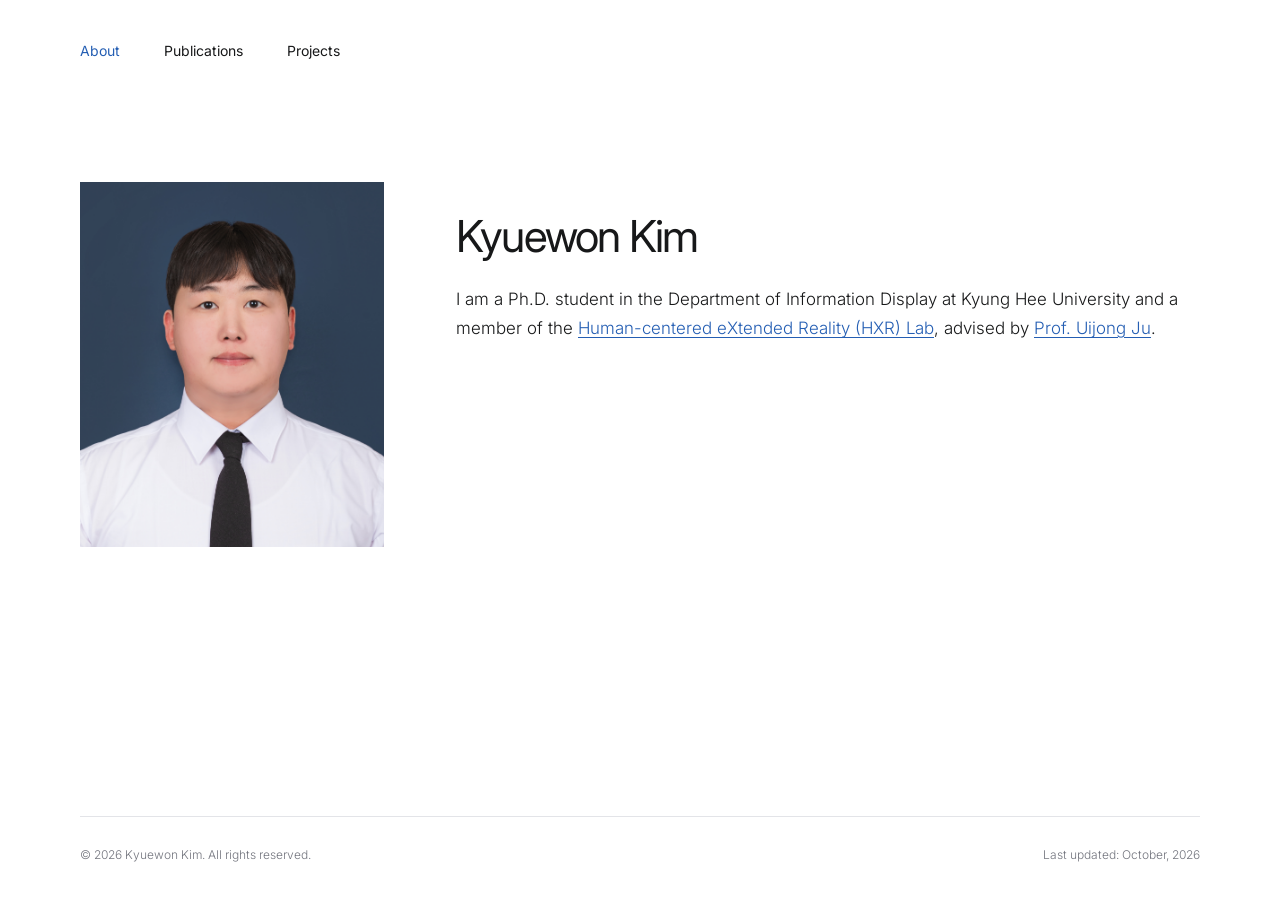
<file: index.html>
<!doctype html>
<html lang="en"><head><meta charset="utf-8"><meta name="viewport" content="width=device-width, initial-scale=1"><title>Kyuewon Kim</title><meta name="description" content="Kyuewon Kim — Ph.D. student at Kyung Hee University. Research in XR, HCI, and digital therapeutics."><link rel="icon" href="favicon.ico?v=blue-circle-20261001192444" sizes="any"><link rel="icon" href="favicon.svg?v=blue-circle-20261001192444" type="image/svg+xml"><link rel="stylesheet" href="site.css?v=footer-bottom-20261003">
<script async src="https://www.googletagmanager.com/gtag/js?id=G-953NSV7QWQ"></script><script>window.dataLayer=window.dataLayer||[];function gtag(){dataLayer.push(arguments);}gtag('js',new Date());gtag('config','G-953NSV7QWQ');</script></head>
<body><a class="skip-link" href="#main">Skip to content</a><header class="site-header"><nav aria-label="Main navigation"><a href="index.html#about" aria-current="page">About</a><a href="publications.html">Publications</a><a href="projects.html">Projects</a></nav></header>
<main id="main">
<div class="content"><section class="about" id="about" aria-labelledby="about-title"><div class="portrait-column"><img class="portrait" src="images/profile.jpg" alt="Portrait of Kyuewon Kim" width="1312" height="1908"></div><div class="about-copy"><div class="about-name-row">
<h1 id="about-title"><button id="name-email-button" class="name-email-button" type="button" aria-label="Show email address for Kyuewon Kim" aria-haspopup="dialog" aria-controls="email-dialog" title="Show email address">Kyuewon Kim</button></h1>
<div class="profile-actions" role="group" aria-label="Contact and profiles" hidden>
<button class="profile-action" id="email-button" type="button" aria-label="Show email address" aria-haspopup="dialog" aria-controls="email-dialog">Email</button>
<a class="profile-action" href="files/CV_kyuewonkim.pdf" target="_blank" rel="noopener noreferrer" aria-label="CV (PDF, opens in a new tab)">CV</a>
<a class="profile-action" href="https://scholar.google.com/citations?user=bS_Q-RMAAAAJ&amp;hl=en" target="_blank" rel="noopener noreferrer" aria-label="Google Scholar (opens in a new tab)">Google Scholar</a>
<a class="profile-action" href="https://github.com/kyuewonkim" target="_blank" rel="noopener noreferrer" aria-label="GitHub (opens in a new tab)">GitHub</a>
</div>
</div><p class="affiliation">I am a Ph.D. student in the Department of Information Display at Kyung Hee University and a member of the <a class="lab-link" href="https://hxr.khu.ac.kr/home">Human-centered eXtended Reality (HXR) Lab</a>, advised by <a class="advisor-link" href="https://scholar.google.com/citations?user=u5nMwqAAAAAJ&amp;hl=ko" target="_blank" rel="noopener noreferrer">Prof. Uijong Ju</a>.</p>
</div></section>
</div></main><footer class="site-footer"><span>© 2026 Kyuewon Kim. All rights reserved.</span><span>Last updated: <time datetime="2026-10">October, 2026</time></span></footer><dialog id="email-dialog" class="contact-dialog" aria-labelledby="email-dialog-title">
<div class="contact-dialog-panel">
<div class="contact-dialog-heading"><h2 id="email-dialog-title">Email</h2><button id="email-close" class="contact-dialog-close" type="button" aria-label="Close email window" autofocus>×</button></div>
<div class="email-contact-row"><p class="email-address">kyuewonkim@khu.ac.kr</p><button id="copy-email" class="email-copy-button" type="button" data-email="kyuewonkim@khu.ac.kr" aria-label="Copy email address">Copy</button></div>
<p id="copy-email-status" class="email-copy-feedback" role="status" aria-live="polite"></p>
</div>
</dialog>
<script src="site.js?v=release-20261001192746" defer></script></body></html>
</file>
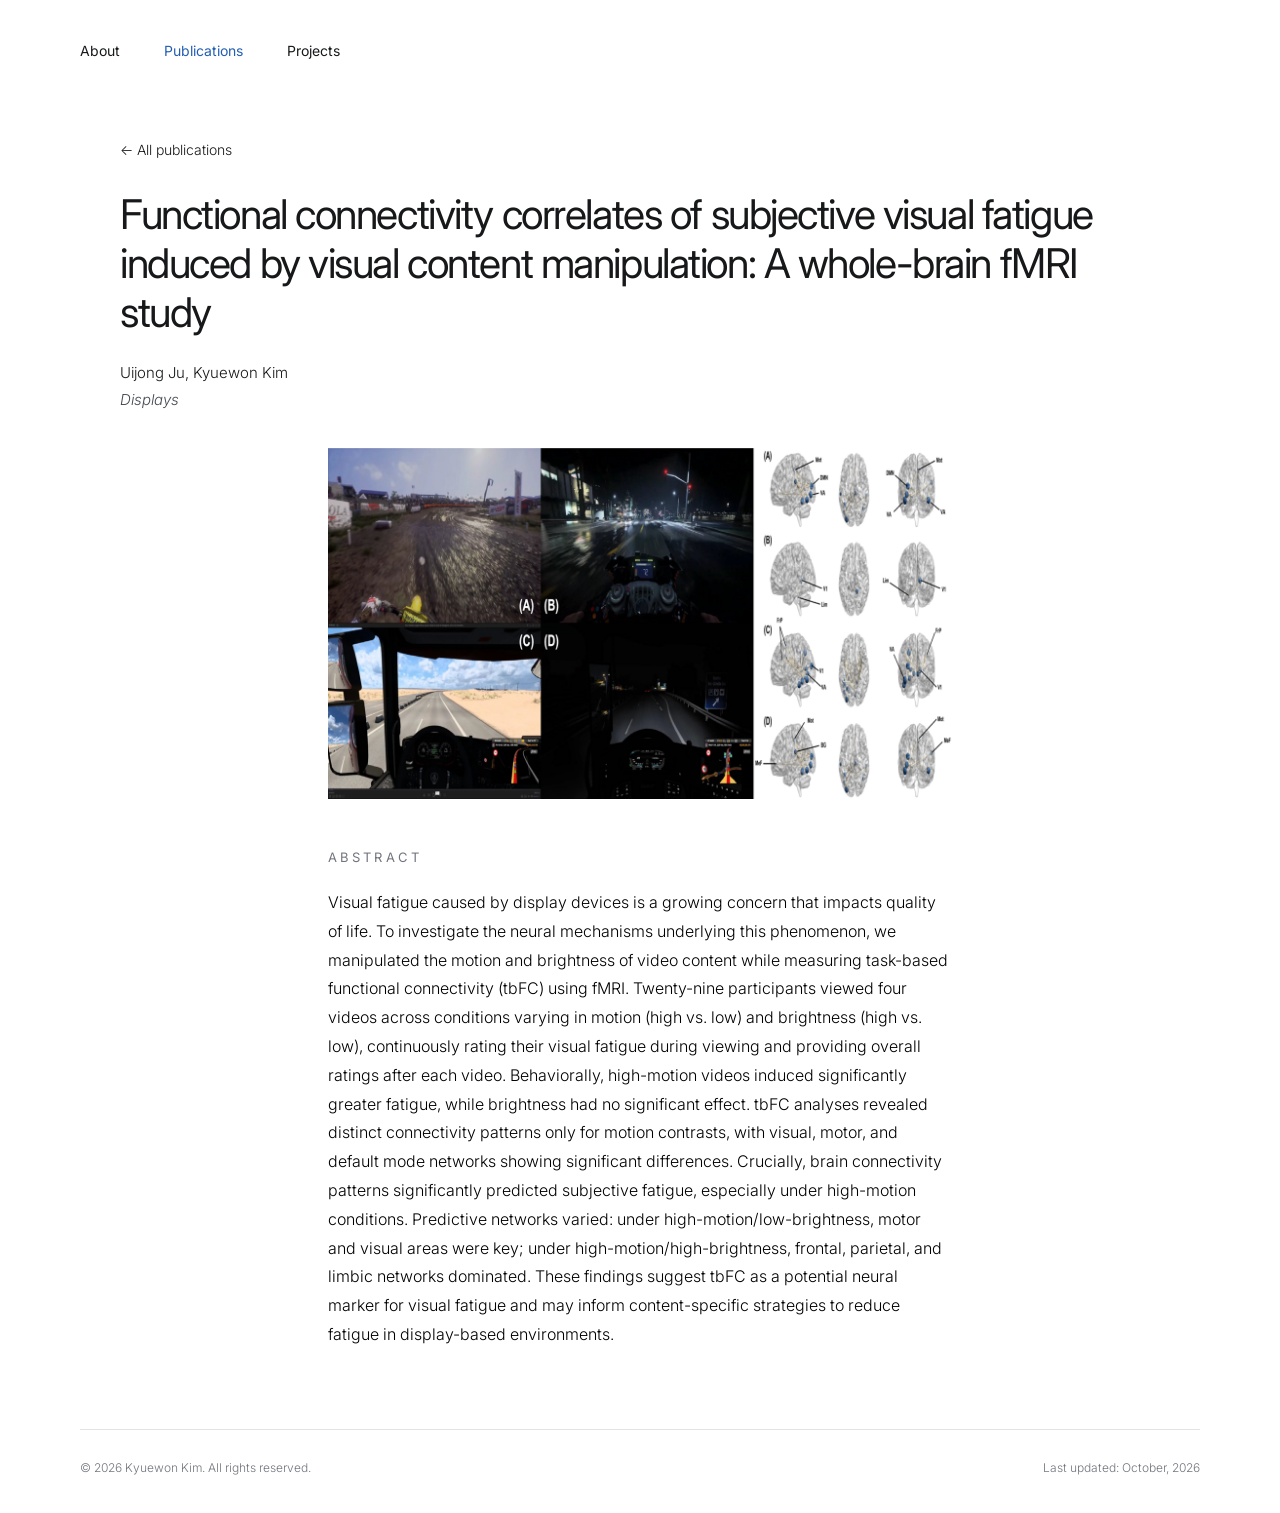
<file: project-pages/visual-fatigue/index.html>
<!doctype html>
<html lang="en"><head><meta charset="utf-8"><meta name="viewport" content="width=device-width, initial-scale=1"><title>Visual Fatigue — Kyuewon Kim</title><meta name="description" content="Kyuewon Kim — Ph.D. student at Kyung Hee University. Research in XR, HCI, and digital therapeutics."><link rel="icon" href="../../favicon.ico?v=blue-circle-20261001192444" sizes="any"><link rel="icon" href="../../favicon.svg?v=blue-circle-20261001192444" type="image/svg+xml"><link rel="stylesheet" href="../../site.css?v=footer-bottom-20261003">
<script async src="https://www.googletagmanager.com/gtag/js?id=G-953NSV7QWQ"></script><script>window.dataLayer=window.dataLayer||[];function gtag(){dataLayer.push(arguments);}gtag('js',new Date());gtag('config','G-953NSV7QWQ');</script></head>
<body><a class="skip-link" href="#main">Skip to content</a><header class="site-header"><nav aria-label="Main navigation"><a href="../../index.html#about">About</a><a href="../../publications.html" aria-current="page">Publications</a><a href="../../projects.html">Projects</a></nav></header>
<main id="main" class="content detail"><a class="back-link" href="../../publications.html">← All publications</a><header class="detail-heading"><h1>Functional connectivity correlates of subjective visual fatigue induced by visual content manipulation: A whole-brain fMRI study</h1><p class="authors">Uijong Ju, Kyuewon Kim</p><p class="venue venue-name">Displays</p></header><figure class="study-figure publication-figure"><img src="../../images/Paper-1.png" alt="Four video stimulus conditions alongside brain connectivity diagrams" width="1280" height="720"></figure>
<section class="detail-section publication-abstract"><h2 class="eyebrow">Abstract</h2><p>Visual fatigue caused by display devices is a growing concern that impacts quality of life. To investigate the neural mechanisms underlying this phenomenon, we manipulated the motion and brightness of video content while measuring task-based functional connectivity (tbFC) using fMRI. Twenty-nine participants viewed four  videos across conditions varying in motion (high vs. low) and brightness (high vs. low), continuously rating  their visual fatigue during viewing and providing overall ratings after each video. Behaviorally, high-motion   videos induced significantly greater fatigue, while brightness had no significant effect. tbFC analyses revealed distinct connectivity patterns only for motion contrasts, with visual, motor, and default mode networks showing significant differences. Crucially, brain connectivity patterns significantly predicted subjective fatigue, especially under high-motion conditions. Predictive networks varied: under high-motion/low-brightness, motor and visual areas were key; under high-motion/high-brightness, frontal, parietal, and limbic networks dominated. These findings suggest tbFC as a potential neural marker for visual fatigue and may inform content-specific strategies to reduce fatigue in display-based environments.</p></section></main><footer class="site-footer"><span>© 2026 Kyuewon Kim. All rights reserved.</span><span>Last updated: <time datetime="2026-10">October, 2026</time></span></footer><script src="../../site.js?v=release-20261001192746" defer></script></body></html>
</file>
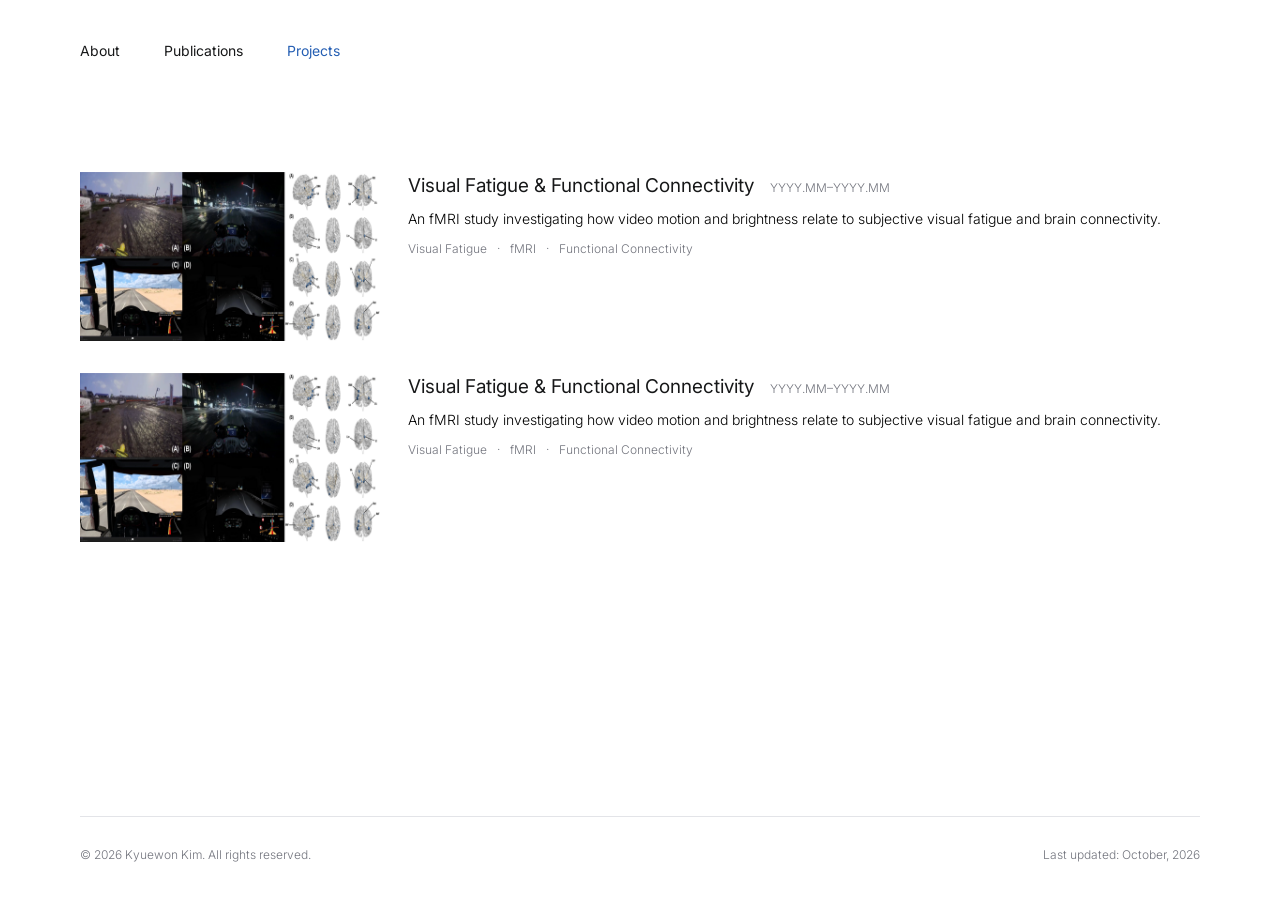
<file: projects.html>
<!doctype html>
<html lang="en"><head><meta charset="utf-8"><meta name="viewport" content="width=device-width, initial-scale=1"><title>Projects — Kyuewon Kim</title><meta name="description" content="Kyuewon Kim — Ph.D. student at Kyung Hee University. Research in XR, HCI, and digital therapeutics."><link rel="icon" href="favicon.ico?v=blue-circle-20261001192444" sizes="any"><link rel="icon" href="favicon.svg?v=blue-circle-20261001192444" type="image/svg+xml"><link rel="stylesheet" href="site.css?v=footer-bottom-20261003">
<script async src="https://www.googletagmanager.com/gtag/js?id=G-953NSV7QWQ"></script><script>window.dataLayer=window.dataLayer||[];function gtag(){dataLayer.push(arguments);}gtag('js',new Date());gtag('config','G-953NSV7QWQ');</script></head>
<body><a class="skip-link" href="#main">Skip to content</a><header class="site-header"><nav aria-label="Main navigation"><a href="index.html#about">About</a><a href="publications.html">Publications</a><a href="projects.html" aria-current="page">Projects</a></nav></header>
<main id="main" class="content listing projects-listing"><div class="project-list">
<article class="project-row"><img src="images/Paper-1.png" alt="Visual fatigue research: video stimuli and brain connectivity" loading="lazy" width="1280" height="720"><div class="project-summary"><div class="project-title-row"><h3><a href="project-pages/visual-fatigue/project.html?v=matching-figures-20261001184554">Visual Fatigue &amp; Functional Connectivity</a></h3><p class="project-meta"><span class="project-period">YYYY.MM–YYYY.MM</span></p></div><p class="project-description">An fMRI study investigating how video motion and brightness relate to subjective visual fatigue and brain connectivity.</p><ul class="project-keywords" aria-label="Keywords" role="list"><li>Visual Fatigue</li><li>fMRI</li><li>Functional Connectivity</li></ul></div></article>
<article class="project-row"><img src="images/Paper-1.png" alt="Visual fatigue research: video stimuli and brain connectivity" loading="lazy" width="1280" height="720"><div class="project-summary"><div class="project-title-row"><h3><a href="project-pages/visual-fatigue/project.html?v=matching-figures-20261001184554">Visual Fatigue &amp; Functional Connectivity</a></h3><p class="project-meta"><span class="project-period">YYYY.MM–YYYY.MM</span></p></div><p class="project-description">An fMRI study investigating how video motion and brightness relate to subjective visual fatigue and brain connectivity.</p><ul class="project-keywords" aria-label="Keywords" role="list"><li>Visual Fatigue</li><li>fMRI</li><li>Functional Connectivity</li></ul></div></article>


</div></main><footer class="site-footer"><span>© 2026 Kyuewon Kim. All rights reserved.</span><span>Last updated: <time datetime="2026-10">October, 2026</time></span></footer></body></html>
</file>
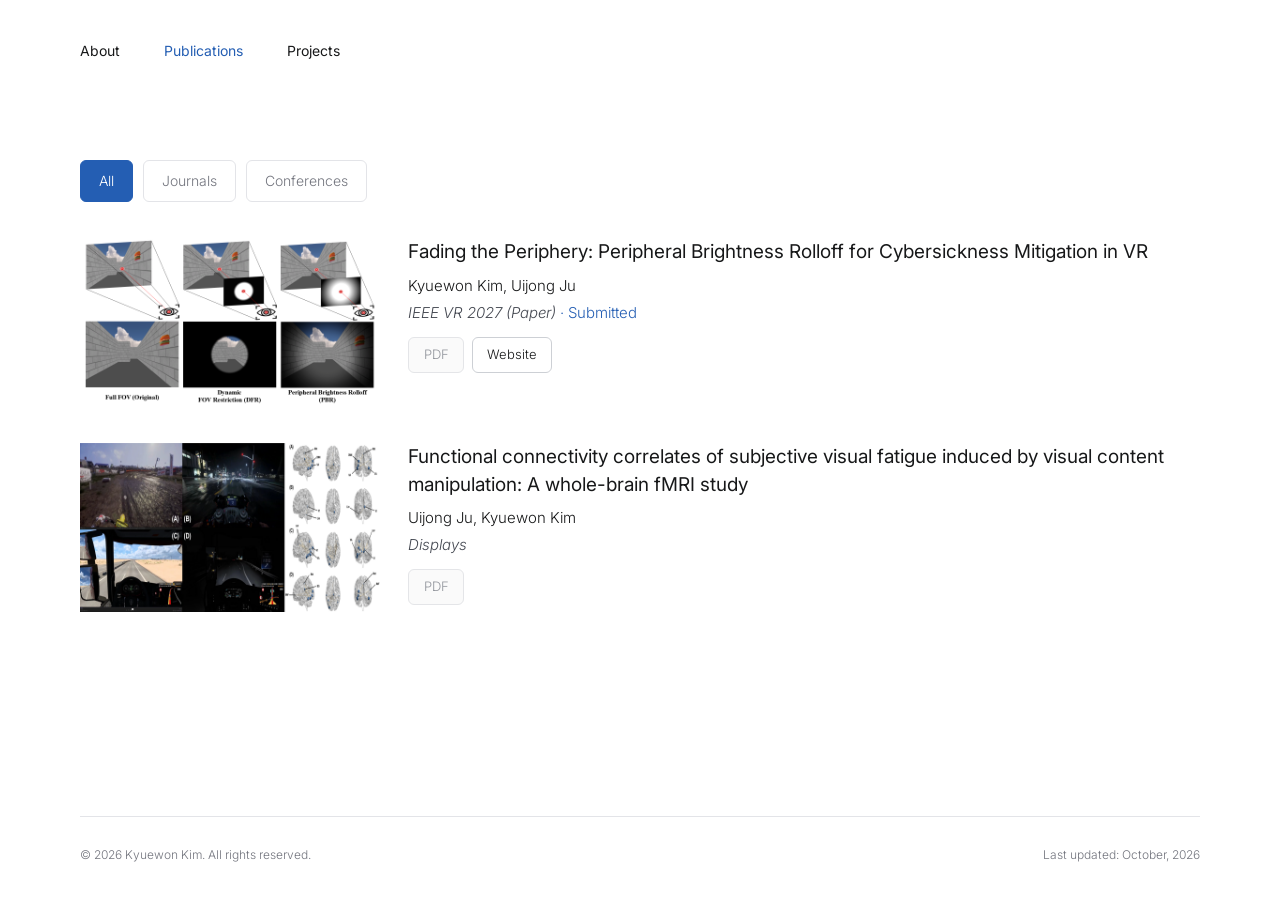
<file: publications.html>
<!doctype html>
<html lang="en"><head><meta charset="utf-8"><meta name="viewport" content="width=device-width, initial-scale=1"><title>Publications — Kyuewon Kim</title><meta name="description" content="Kyuewon Kim — Ph.D. student at Kyung Hee University. Research in XR, HCI, and digital therapeutics."><link rel="icon" href="favicon.ico?v=blue-circle-20261001192444" sizes="any"><link rel="icon" href="favicon.svg?v=blue-circle-20261001192444" type="image/svg+xml"><link rel="stylesheet" href="site.css?v=footer-bottom-20261003">
<script async src="https://www.googletagmanager.com/gtag/js?id=G-953NSV7QWQ"></script><script>window.dataLayer=window.dataLayer||[];function gtag(){dataLayer.push(arguments);}gtag('js',new Date());gtag('config','G-953NSV7QWQ');</script></head>
<body><a class="skip-link" href="#main">Skip to content</a><header class="site-header"><nav aria-label="Main navigation"><a href="index.html#about">About</a><a href="publications.html" aria-current="page">Publications</a><a href="projects.html">Projects</a></nav></header>
<main id="main" class="content listing"><div class="publication-filters" role="group" aria-label="Publication type">
<button type="button" data-publication-type="all" aria-pressed="true">All</button>
<button type="button" data-publication-type="journal" aria-pressed="false">Journals</button>
<button type="button" data-publication-type="conference" aria-pressed="false">Conferences</button>
</div><div class="publication-list">
<article class="publication-row" data-type="conference" data-paper="fading-periphery">
  <div class="publication-image"><img src="images/Paper-2.png" alt="Peripheral brightness rolloff study" loading="lazy"></div>
  <div><h3><a href="project-pages/fading-periphery/publication.html">Fading the Periphery: Peripheral Brightness Rolloff for Cybersickness Mitigation in VR</a></h3>
  <p class="authors">Kyuewon Kim, Uijong Ju</p>
  <p class="venue"><span class="venue-name">IEEE VR 2027 (Paper)</span> <span class="paper-status">· Submitted</span></p><div class="text-links"><span class="link-unavailable" role="link" aria-disabled="true" title="PDF not yet available">PDF</span><a href="project-pages/fading-periphery/index.html">Website</a></div></div>
</article>
<article class="publication-row" data-type="journal"><div class="publication-image"><img src="images/Paper-1.png" alt="Visual stimuli and functional connectivity results" width="1280" height="720"></div><div><h3><a href="project-pages/visual-fatigue/index.html">Functional connectivity correlates of subjective visual fatigue induced by visual content manipulation: A whole-brain fMRI study</a></h3><p class="authors">Uijong Ju, Kyuewon Kim</p><p class="venue venue-name">Displays</p><div class="text-links"><span class="link-unavailable" role="link" aria-disabled="true" aria-label="PDF (not yet available)" title="PDF not yet available">PDF</span></div></div></article>
</div><p class="publication-empty" role="status" hidden>No publications match these filters.</p></main><script src="site.js?v=release-20261001192746" defer></script><footer class="site-footer"><span>© 2026 Kyuewon Kim. All rights reserved.</span><span>Last updated: <time datetime="2026-10">October, 2026</time></span></footer></body></html>
</file>
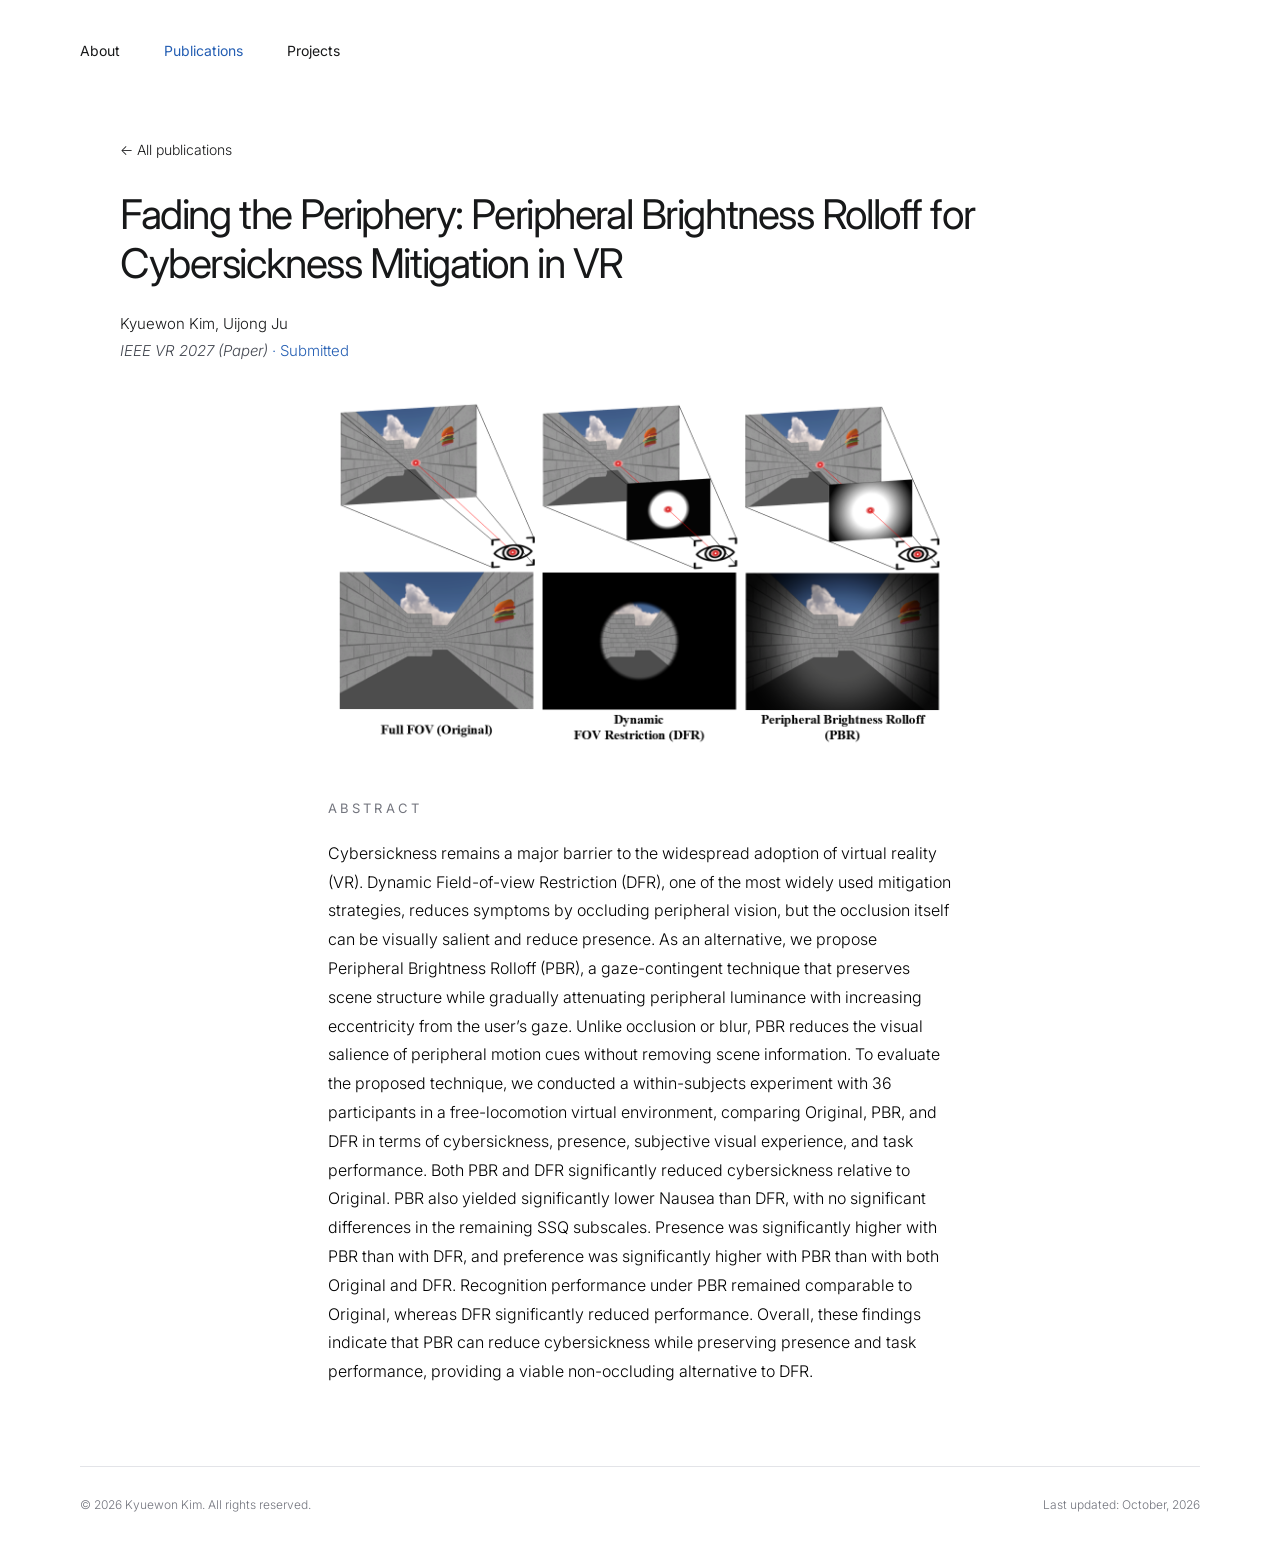
<file: project-pages/fading-periphery/publication.html>
<!doctype html>
<html lang="en"><head><meta charset="utf-8"><meta name="viewport" content="width=device-width, initial-scale=1"><title>Fading the Periphery — Kyuewon Kim</title><meta name="description" content="Kyuewon Kim — Ph.D. student at Kyung Hee University. Research in XR, HCI, and digital therapeutics."><link rel="icon" href="../../favicon.ico?v=blue-circle-20261001192444" sizes="any"><link rel="icon" href="../../favicon.svg?v=blue-circle-20261001192444" type="image/svg+xml"><link rel="stylesheet" href="../../site.css?v=footer-bottom-20261003">
<script async src="https://www.googletagmanager.com/gtag/js?id=G-953NSV7QWQ"></script><script>window.dataLayer=window.dataLayer||[];function gtag(){dataLayer.push(arguments);}gtag('js',new Date());gtag('config','G-953NSV7QWQ');</script></head>
<body><a class="skip-link" href="#main">Skip to content</a><header class="site-header"><nav aria-label="Main navigation"><a href="../../index.html#about">About</a><a href="../../publications.html" aria-current="page">Publications</a><a href="../../projects.html">Projects</a></nav></header>
<main id="main" class="content detail">
<a class="back-link" href="../../publications.html">← All publications</a>
<header class="detail-heading"><h1>Fading the Periphery: Peripheral Brightness Rolloff for Cybersickness Mitigation in VR</h1><p class="authors">Kyuewon Kim, Uijong Ju</p><p class="venue"><span class="venue-name">IEEE VR 2027 (Paper)</span> <span class="paper-status">· Submitted</span></p></header>
<figure class="study-figure publication-figure"><img src="../../images/Paper-2.png" alt="Peripheral brightness rolloff study"></figure>

<section class="detail-section publication-abstract"><h2 class="eyebrow">Abstract</h2><p>Cybersickness remains a major barrier to the widespread adoption of virtual reality (VR). Dynamic Field-of-view Restriction (DFR), one of the most widely used mitigation strategies, reduces symptoms by occluding peripheral vision, but the occlusion itself can be visually salient and reduce presence. As an alternative, we propose Peripheral Brightness Rolloff (PBR), a gaze-contingent technique that preserves scene structure while gradually attenuating peripheral luminance with increasing eccentricity from the user’s gaze. Unlike occlusion or blur, PBR reduces the visual salience of peripheral motion cues without removing scene information. To evaluate the proposed technique, we conducted a within-subjects experiment with 36 participants in a free-locomotion virtual environment, comparing Original, PBR, and DFR in terms of cybersickness, presence, subjective visual experience, and task performance. Both PBR and DFR significantly reduced cybersickness relative to Original. PBR also yielded significantly lower Nausea than DFR, with no significant differences in the remaining SSQ subscales. Presence was significantly higher with PBR than with DFR, and preference was significantly higher with PBR than with both Original and DFR. Recognition performance under PBR remained comparable to Original, whereas DFR significantly reduced performance. Overall, these findings indicate that PBR can reduce cybersickness while preserving presence and task performance, providing a viable non-occluding alternative to DFR.</p></section>
</main><footer class="site-footer"><span>© 2026 Kyuewon Kim. All rights reserved.</span><span>Last updated: <time datetime="2026-10">October, 2026</time></span></footer></body></html>
</file>
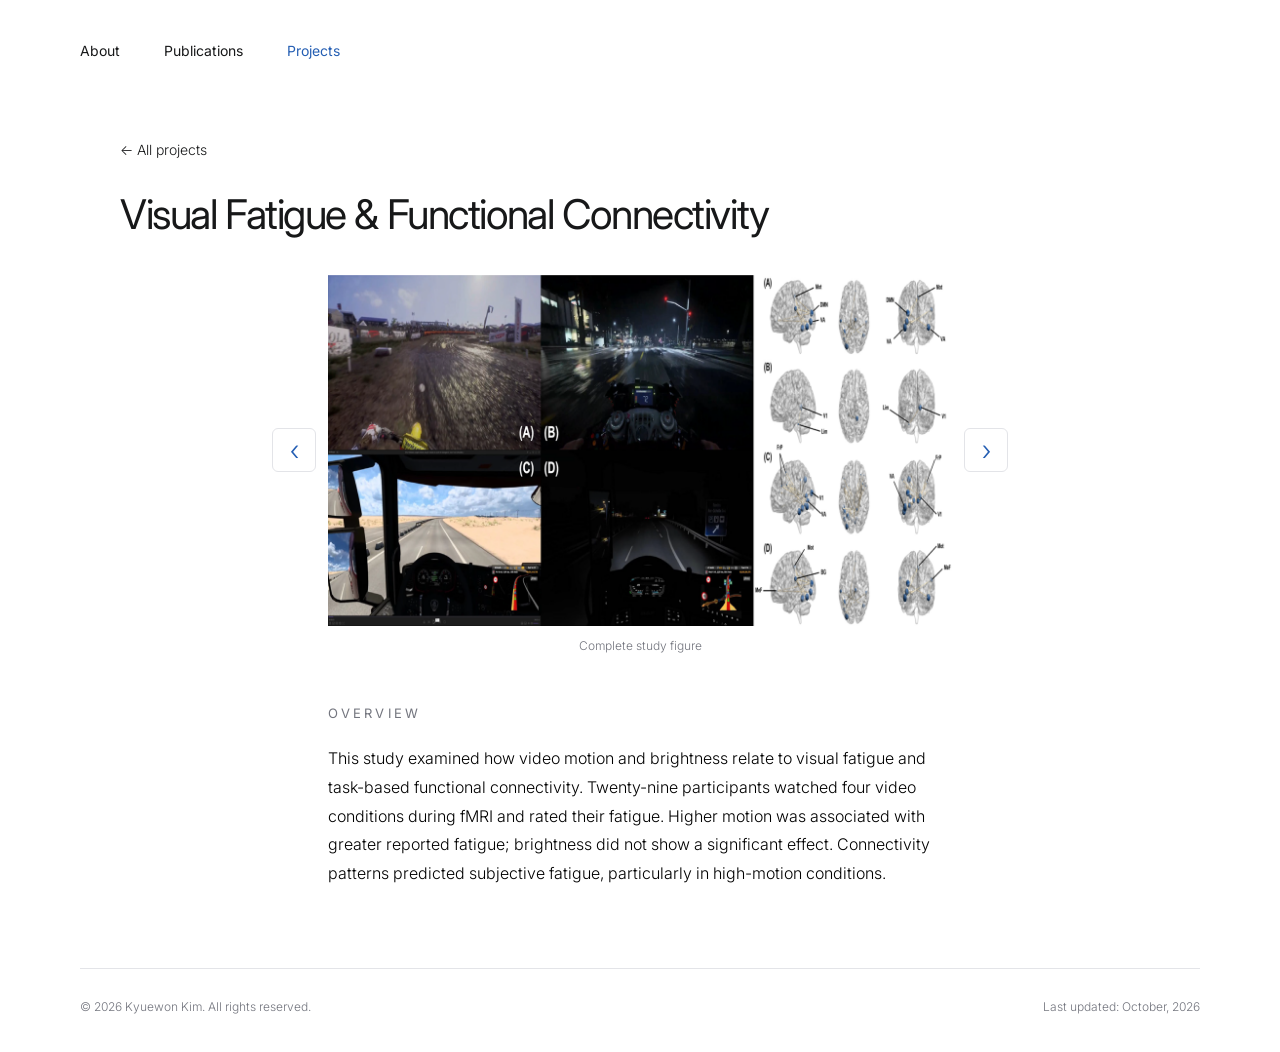
<file: project-pages/visual-fatigue/project.html>
<!doctype html>
<html lang="en"><head><meta charset="utf-8"><meta name="viewport" content="width=device-width, initial-scale=1"><title>Visual Fatigue Project — Kyuewon Kim</title><meta name="description" content="Kyuewon Kim — Ph.D. student at Kyung Hee University. Research in XR, HCI, and digital therapeutics."><link rel="icon" href="../../favicon.ico?v=blue-circle-20261001192444" sizes="any"><link rel="icon" href="../../favicon.svg?v=blue-circle-20261001192444" type="image/svg+xml"><link rel="stylesheet" href="../../site.css?v=footer-bottom-20261003">
<script async src="https://www.googletagmanager.com/gtag/js?id=G-953NSV7QWQ"></script><script>window.dataLayer=window.dataLayer||[];function gtag(){dataLayer.push(arguments);}gtag('js',new Date());gtag('config','G-953NSV7QWQ');</script></head>
<body><a class="skip-link" href="#main">Skip to content</a><header class="site-header"><nav aria-label="Main navigation"><a href="../../index.html#about">About</a><a href="../../publications.html">Publications</a><a href="../../projects.html" aria-current="page">Projects</a></nav></header>
<main id="main" class="content detail"><a class="back-link" href="../../projects.html">← All projects</a><header class="detail-heading"><h1>Visual Fatigue &amp; Functional Connectivity</h1></header><figure class="study-figure project-gallery" aria-label="Project figures">
<div class="project-gallery-stage">
<button class="project-gallery-prev" type="button" aria-label="Previous figure">‹</button>
<svg class="project-gallery-image" viewBox="0 0 1280 720" role="img" aria-label="Complete study figure" preserveAspectRatio="xMidYMid meet"><image href="../../images/Paper-1.png" width="1280" height="720" /></svg>
<button class="project-gallery-next" type="button" aria-label="Next figure">›</button>
</div>
<figcaption class="project-gallery-status" aria-live="polite" aria-atomic="true">Complete study figure</figcaption>
</figure>
<section class="detail-section project-overview"><h2 class="eyebrow">Overview</h2><p>This study examined how video motion and brightness relate to visual fatigue and task-based functional connectivity. Twenty-nine participants watched four video conditions during fMRI and rated their fatigue. Higher motion was associated with greater reported fatigue; brightness did not show a significant effect. Connectivity patterns predicted subjective fatigue, particularly in high-motion conditions.</p></section></main><footer class="site-footer"><span>© 2026 Kyuewon Kim. All rights reserved.</span><span>Last updated: <time datetime="2026-10">October, 2026</time></span></footer><script src="../../site.js?v=release-20261001192746" defer></script></body></html>
</file>
<file: site.css>
@import url("https://fonts.googleapis.com/css2?family=Inter:wght@300;400;500;600;700&display=swap");

:root {
  --ink: #171819;
  --link-accent: #245eb3;
  --muted: #73757e;
  --line: #e3e4e8;
  --paper: #fff;
  font-family: "Inter", Arial, sans-serif;
  color: var(--ink);
  background: var(--paper);
  font-synthesis: none;
}

* {
  box-sizing: border-box;
}

html {
  scroll-behavior: smooth;
  scroll-padding-top: 128px;
}

body {
  min-height: 100vh;
  min-height: 100dvh;
  display: flex;
  flex-direction: column;
  font-weight: 300;
  margin: 0;
  font-size: 16px;
  line-height: 1.6;
}

body > main {
  flex: 1 0 auto;
  margin-block: 0;
}

a {
  color: inherit;
  text-decoration: none;
}

a:hover {
  color: var(--link-accent);
  text-decoration: none;
}

a { transition: color .18s ease, background-color .18s ease, border-color .18s ease; }

a:focus-visible,select:focus-visible {
  outline: 2px solid #454954;
  outline-offset: 6px;
}

img {
  display: block;
  max-width: 100%;
  height: auto;
}

h1,h2,h3,p,figure {
  margin: 0;
}

h1,h2,h3 {
  font-weight: 400;
}

button,select {
  font: inherit;
}

[hidden] {
  display: none !important;
}

.skip-link {
  position: absolute;
  left: 20px;
  top: -80px;
  background: white;
  padding: 10px;
  z-index: 30;
}

.skip-link:focus {
  top: 10px;
}

.site-header {
  max-width: 1440px;
  margin: 0 auto;
  flex-shrink: 0;
  padding: 32px 5.2%;
  display: flex;
  align-items: center;
  justify-content: flex-start;
  gap: 24px;
}


.site-header nav {
  margin-left: 0;
  display: flex;
  gap: 44px;
  font-size: 14px;
}

.site-header nav a {
  font-weight: 400;
  padding: 8px 0;
  position: relative;
}

.site-header nav a[aria-current=page] {
  color: var(--link-accent);
  font-weight: 400;
}

.hero {
  min-height: calc(170svh - 108px);
  display: flex;
  align-items: center;
  justify-content: center;
  text-align: center;
  padding: 80px 5.2% calc(150px + 70svh);
  position: relative;
}

.hero h1 {
  font-size: clamp(35px,4.8vw,76px);
  font-weight: 300;
  line-height: 1.2;
  letter-spacing: -.045em;
}

.hero-keywords {
  margin-top: 40px;
  color: var(--muted);
  font-size: clamp(10px,1vw,14px);
  letter-spacing: .38em;
  text-transform: uppercase;
  display: flex;
  justify-content: center;
  flex-wrap: wrap;
  gap: 22px;
}

.scroll-cue {
  position: absolute;
  bottom: calc(40px + 70svh);
  font-size: 11px;
  letter-spacing: .18em;
  text-transform: uppercase;
  color: var(--muted);
  display: flex;
  flex-direction: column;
  gap: 8px;
}

.scroll-cue span {
  font-size: 22px;
}

.content {
  width: min(1120px,89.6%);
  margin: auto;
}

.about {
  padding: 80px 0 88px;
  display: grid;
  grid-template-columns: .86fr 1.14fr;
  gap: 72px;
  align-items: center;
}

.portrait {
  width: 100%;
  max-height: 540px;
  object-fit: cover;
  object-position: center 32%;
  aspect-ratio: 4/5;
}

.eyebrow {
  text-transform: uppercase;
  font-size: 13px;
  font-weight: 400;
  letter-spacing: .24em;
  color: var(--muted);
}

.about :is(h1, h2) {
  font-size: 44px;
  line-height: 1.2;
  letter-spacing: -.04em;
  margin: 28px 0 22px;
}

.affiliation {
  font-size: 17px;
  font-weight: 300;
  line-height: 1.7;
}

.bio {
  color: var(--muted);
  margin-top: 24px;
  font-size: 17px;
  line-height: 1.65;
}

.text-links {
  display: flex;
  flex-wrap: wrap;
  gap: 28px;
  margin-top: 28px;
  font-size: 14px;
}

.news {
  border-top: 1px solid var(--line);
  padding: 32px 0 48px;
}

.section-heading {
  display: flex;
  align-items: center;
  justify-content: space-between;
  gap: 24px;
  margin-bottom: 48px;
}

.news-row {
  display: grid;
  grid-template-columns: 110px 1fr 260px;
  gap: 38px;
  align-items: start;
}

.news-date {
  display: flex;
  flex-direction: column;
  font-size: 20px;
}

.news-date time {
  font-size: 13px;
  color: var(--muted);
  text-transform: uppercase;
}

.news-copy {
  border-left: 1px solid var(--line);
  padding-left: 32px;
  position: relative;
}

.news-copy:before {
  content: "";
  position: absolute;
  left: -4px;
  top: 9px;
  width: 7px;
  height: 7px;
  border-radius: 50%;
  background: var(--ink);
}

.news-copy h3 {
  font-size: 18px;
}

.news-copy p {
  margin-top: 8px;
  color: var(--muted);
  font-size: 15px;
}

.news-image img {
  width: 100%;
  aspect-ratio: 16/9;
  object-fit: contain;
}

.site-footer {
  width: min(1120px,89.6%);
  margin: 0 auto;
  flex-shrink: 0;
  border-top: 1px solid var(--line);
  padding: 28px 0 36px;
  display: flex;
  justify-content: space-between;
  gap: 20px;
  font-size: 12px;
  color: var(--muted);
}

.listing {
  padding-top: 70px;
  min-height: calc(100svh - 210px);
  padding-bottom: 100px;
}

.year-filter {
  font-size: 12px;
  color: var(--muted);
  display: flex;
  align-items: center;
  gap: 14px;
}

.year-filter select {
  border: 0;
  background: white;
  color: var(--ink);
  padding: 8px 6px;
  cursor: pointer;
}

.year-title {
  font-size: 19px;
  letter-spacing: normal;
  margin-bottom: 30px;
}

.year-group:not([hidden]) ~ .year-group:not([hidden]) {
  border-top: 1px solid var(--line);
  padding-top: 36px;
  margin-top: 40px;
}

.publication-row {
  display: grid;
  grid-template-columns: 240px 1fr;
  gap: 38px;
  align-items: start;
}

.publication-image img {
  width: 100%;
  aspect-ratio: 16/9;
  object-fit: contain;
}

.publication-row h3 {
  font-size: 19px;
  line-height: 1.45;
  margin-bottom: 8px;
}

.authors,.venue {
  font-size: 15px;
}

.authors strong {
  font-weight: 300;
}

.venue {
  color: var(--muted);
  margin-top: 3px;
}

.publication-row .text-links {
  margin-top: 12px;
  color: #51545e;
}

.project-row {
  display: grid;
  grid-template-columns: 300px 1fr 28px;
  gap: 48px;
  align-items: center;
  border-bottom: 1px solid var(--line);
  padding: 0 0 32px;
}

.project-row img {
  width: 100%;
  aspect-ratio: 2/1;
  object-fit: contain;
}

.project-row h3 {
  font-size: 24px;
  line-height: 1.4;
  letter-spacing: -.025em;
}

.project-row p {
  font-size: 14px;
  color: var(--muted);
  margin-top: 12px;
}

.detail {
  max-width: 1040px;
  padding: 35px 0 80px;
}

.back-link {
  font-size: 14px;
  display: inline-block;
  margin-bottom: 28px;
}

.detail-heading h1 {
  font-size: clamp(28px,3.2vw,46px);
  line-height: 1.2;
  letter-spacing: -.035em;
  margin-bottom: 24px;
}

.detail-heading .eyebrow {
  margin-bottom: 18px;
}

.study-figure {
  margin-top: 36px;
}

.study-figure img {
  width: 100%;
  object-fit: contain;
}

.study-figure figcaption {
  color: var(--muted);
  font-size: 12px;
  margin-top: 10px;
}

.detail-section {
  margin-top: 48px;
}

.detail-section+.detail-section {
  padding-top: 30px;
  border-top: 1px solid var(--line);
}

.detail-section .eyebrow {
  margin-bottom: 20px;
}

.detail-section p {
  color: var(--muted);
  line-height: 1.8;
  overflow-wrap: anywhere;
}

.detail-section p+p {
  margin-top: 20px;
}

.detail-section p[lang=ko] {
  font-size: 14px;
}

@media (min-width:1500px) {
  .hero h1 {
    font-size: 76px;
  }
}

@media (max-width:850px) {
  .site-header nav {
    gap: 24px;
  }

  .about {
    gap: 36px;
  }

  .about :is(h1, h2) {
    font-size: 36px;
  }

  .bio,.affiliation {
    font-size: 15px;
  }

  .news-row {
    grid-template-columns: 80px 1fr;
    gap: 24px;
  }

  .news-image {
    grid-column: 2;
    max-width: 300px;
  }

  .publication-row {
    grid-template-columns: 200px 1fr;
    gap: 26px;
  }

  .project-row {
    grid-template-columns: 240px 1fr 24px;
    gap: 24px;
  }
}

@media (max-width:580px) {
  .site-header {
    padding: 22px 5.2%;
    flex-direction: row;
    align-items: center;
    gap: 15px;
  }


  .site-header nav {
    gap: 30px;
    font-size: 13px;
  }

  .hero {
    min-height: calc(160svh - 132px);
    padding: 60px 7% calc(120px + 60svh);
  }

  .hero h1 {
    font-size: 43px;
    line-height: 1.18;
  }

  .hero-keywords {
    gap: 10px;
    letter-spacing: .16em;
    line-height: 2;
    margin-top: 28px;
  }

  .hero-keywords span {
    display: none;
  }

  .about {
    grid-template-columns: 1fr;
    padding: 44px 0 52px;
    gap: 36px;
  }

  .portrait {
    max-height: 440px;
    width: 100%;
    object-position: center 30%;
  }

  .about :is(h1, h2) {
    margin-top: 18px;
  }

  .news {
    padding-bottom: 50px;
  }

  .section-heading {
    margin-bottom: 30px;
  }

  .news-row {
    grid-template-columns: 58px 1fr;
    gap: 16px;
  }

  .news-copy {
    padding-left: 20px;
  }

  .news-image {
    grid-column: 2;
  }

  .news-copy h3 {
    font-size: 16px;
  }

  .news-copy p {
    font-size: 14px;
  }

  .listing {
    padding-top: 42px;
    padding-bottom: 70px;
  }

  .publication-row {
    grid-template-columns: 1fr;
    gap: 22px;
  }

  .publication-image {
    max-width: 100%;
  }

  .publication-row h3 {
    font-size: 19px;
  }

  .project-row {
    grid-template-columns: 1fr 24px;
    gap: 22px;
  }

  .project-row img {
    grid-column: 1/-1;
  }

  .project-row h3 {
    font-size: 23px;
  }

  .detail {
    padding-top: 24px;
  }

  .detail-heading h1 {
    font-size: 31px;
  }

  .site-footer {
    font-size: 11px;
  }

  .study-figure {
    margin-top: 28px;
  }

  .detail-section {
    margin-top: 36px;
  }
}

@media (prefers-reduced-motion:reduce) {
  html {
    scroll-behavior: auto;
  }

  * {
    transition: none !important;
  }
}

@media (max-width: 580px) {
  .scroll-cue {
    bottom: calc(40px + 60svh);
  }
}

@keyframes hero-fade {
  0% {
    opacity: 0;
  }

  45% {
    opacity: 1;
  }

  70% {
    opacity: .72;
  }

  100% {
    opacity: 1;
  }
}

@keyframes cue-fade {
  from {
    opacity: 0;
  }

  to {
    opacity: 1;
  }
}

@media (prefers-reduced-motion: no-preference) {
  .hero h1 {
    animation: hero-breathe 8s ease-in-out infinite;
  }

  .hero-keywords {
    animation: hero-fade 3.6s ease-in-out .3s both;
  }

  .scroll-cue {
    animation: cue-fade 1.2s ease-in-out .7s both;
  }
}

.portrait {
  width: 75%;
  max-height: 365px;
  justify-self: center;
}

.publication-row .link-unavailable {
  color: var(--muted);
  cursor: default;
}

@media (max-width: 580px) {
  .portrait {
    width: 67.5%;
    max-height: 297px;
  }
}

.research-gallery {
  display: grid;
  grid-template-columns: repeat(3, minmax(0, 1fr));
  gap: 16px;
  margin-top: 16px;
}

.figure-preview {
  position: relative;
  display: block;
  aspect-ratio: 16 / 9;
  overflow: hidden;
  background: #f7f7f7;
}

.figure-preview img {
  width: 100%;
  height: 100%;
  object-fit: contain;
}

.preview-stimuli img, .preview-connectivity img {
  position: absolute;
  top: 50%;
  height: auto;
  max-width: none;
  transform: translateY(-50%);
}

.preview-stimuli img {
  width: 147%;
  left: 0;
}

.preview-connectivity img {
  width: 314%;
  right: 0;
}

@media (max-width: 580px) {
  .research-gallery {
    gap: 8px;
  }
}

body.viewer-open {
  overflow: hidden;
}

.image-viewer {
  width: min(1200px, 96vw);
  max-width: 96vw;
  border: 0;
  padding: 56px 20px 20px;
  background: #fff;
  color: var(--ink);
}

.image-viewer::backdrop {
  background: rgb(0 0 0 / 78%);
}

.viewer-layout {
  display: grid;
  grid-template-columns: 44px minmax(0, 1fr) 44px;
  gap: 12px;
  align-items: center;
}

.viewer-image {
  width: 100%;
  height: min(65svh, 720px);
  display: block;
}

.image-viewer button {
  border: 0;
  background: transparent;
  color: inherit;
  cursor: pointer;
  min-width: 44px;
  min-height: 44px;
  font-size: 36px;
  line-height: 1;
}

.image-viewer button:hover {
  background: #f1f1f1;
}

.image-viewer button:focus-visible {
  outline: 2px solid #454954;
  outline-offset: 2px;
}

.viewer-close {
  position: absolute;
  right: 12px;
  top: 6px;
}

.viewer-status {
  text-align: center;
  color: var(--muted);
  font-size: 13px;
  margin-top: 18px;
}

@media (max-width: 580px) {
  .image-viewer {
    padding: 52px 8px 16px;
  }

  .viewer-layout {
    grid-template-columns: 36px minmax(0, 1fr) 36px;
    gap: 0;
  }

  .image-viewer button {
    min-width: 36px;
  }

  .viewer-image {
    height: 55svh;
  }

  .viewer-status {
    font-size: 11px;
  }
}

.publication-figure {
  width: 90%;
  margin-left: auto;
  margin-right: auto;
}

.home-research {
  border-top: 1px solid var(--line);
  padding: 32px 0 80px;
}

.see-all {
  color: var(--muted);
  font-size: 12px;
  letter-spacing: .06em;
}

.home-research .project-row {
  border-bottom: 0;
  padding-bottom: 0;
}

@media (max-width: 580px) {
  .home-research {
    padding-bottom: 50px;
  }
}

.hero > div {
  position: relative;
  top: -80px;
}

.scroll-cue {
  bottom: calc(10px + 70svh);
}

@media (max-width: 580px) {
  .hero > div {
    top: -48px;
  }

  .scroll-cue {
    bottom: calc(20px + 60svh);
  }
}

.about {
  align-items: start;
}

.portrait {
  justify-self: start;
}

.project-row {
  grid-template-columns: 240px minmax(0, 1fr) 28px;
  gap: 38px;
  align-items: start;
}

.project-row img {
  aspect-ratio: 16 / 9;
}

@media (min-width: 581px) and (max-width: 850px) {
  .project-row {
    grid-template-columns: 200px minmax(0, 1fr) 24px;
    gap: 26px;
  }
}

@media (max-width: 580px) {
  .project-row {
    grid-template-columns: minmax(0, 1fr) 24px;
    gap: 22px;
  }
}

.publication-filters {
  display: flex;
  flex-wrap: wrap;
  gap: 10px;
  margin: -12px 0 36px;
}

.publication-filters button {
  padding: 8px 18px;
  min-height: 42px;
  border: 1px solid var(--line);
  border-radius: 6px;
  background: #fff;
  color: var(--muted);
  font-size: 14px;
  cursor: pointer;
}

.publication-filters button:hover {
  border-color: var(--link-accent);
  color: var(--link-accent);
}

.publication-filters button[aria-pressed="true"] {
  background: var(--link-accent);
  color: #fff;
  border-color: var(--link-accent);
}

.publication-filters button:focus-visible {
  outline: 2px solid var(--link-accent);
  outline-offset: 3px;
}

.publication-empty {
  color: var(--muted);
  padding: 24px 0 64px;
  font-size: 15px;
}

@keyframes hero-breathe {
  0%, 100% {
    opacity: 1;
  }

  50% {
    opacity: .5;
  }
}

.publication-row + .publication-row {
  margin-top: 36px;
}

.publication-row .text-links {
  gap: 8px;
}

.publication-row .text-links a,
.publication-row .text-links .link-unavailable {
  display: inline-flex;
  align-items: center;
  justify-content: center;
  min-width: 56px;
  min-height: 36px;
  padding: 5px 14px;
  border: 1px solid #cdd0d5;
  border-radius: 6px;
  background: #fff;
  color: var(--ink);
  font-size: 13px;
  line-height: 1.5;
  text-decoration: none;
}

.publication-row .text-links a:hover {
  background: #eaf2ff;
  border-color: #b8d0f3;
  color: var(--link-accent);
}

.publication-row .text-links .link-unavailable {
  color: #93969d;
  border-color: #e4e5e8;
  background: #fafafa;
  cursor: default;
}

.news-text-only {
  grid-template-columns: 110px minmax(0, 1fr);
}

.publication-row, .project-row {
  grid-template-columns: 200px minmax(0, 1fr);
  gap: 28px;
  align-items: start;
}

.publication-image, .project-row > img {
  width: 200px;
}

.publication-image img, .project-row > img {
  aspect-ratio: 16 / 9;
  object-fit: contain;
}

.project-row h3 {
  font-size: 19px;
  line-height: 1.45;
  letter-spacing: normal;
}

.detail .study-figure, .detail .research-gallery {
  width: 60%;
  margin-left: auto;
  margin-right: auto;
}

.detail .study-figure > a {
  display: block;
}

.detail .study-figure img {
  width: 100%;
  aspect-ratio: 16 / 9;
  object-fit: contain;
}

@media (min-width: 581px) and (max-width: 850px) {
  .news-text-only {
    grid-template-columns: 80px minmax(0, 1fr);
  }

  .publication-row, .project-row {
    grid-template-columns: 168px minmax(0, 1fr);
    gap: 24px;
  }

  .publication-image, .project-row > img {
    width: 168px;
  }
}

@media (max-width: 580px) {
  .news-text-only {
    grid-template-columns: 58px minmax(0, 1fr);
  }

  .publication-row, .project-row {
    grid-template-columns: minmax(0, 1fr);
    gap: 22px;
  }

  .publication-image, .project-row > img {
    width: 83.333%;
  }

  .project-row > img {
    grid-column: auto;
  }
}

.listing .publication-row, .listing .project-row {
  grid-template-columns: 300px minmax(0, 1fr);
}

.listing .publication-image, .listing .project-row > img {
  width: 300px;
}

@media (min-width: 581px) and (max-width: 850px) {
  .listing .publication-row, .listing .project-row {
    grid-template-columns: 251px minmax(0, 1fr);
  }

  .listing .publication-image, .listing .project-row > img {
    width: 251px;
  }
}

@media (max-width: 580px) {
  .listing .publication-row, .listing .project-row {
    grid-template-columns: minmax(0, 1fr);
  }

  .listing .publication-image, .listing .project-row > img {
    width: 100%;
  }
}

/* Keep navigation visible, with its contents aligned to the page. */
.site-header {
  position: sticky;
  top: 0;
  z-index: 20;
  width: 100%;
  max-width: none;
  padding-inline: max(5.2%, calc((100% - 1120px) / 2));
  background: rgb(255 255 255 / 96%);
  backdrop-filter: blur(10px);
  -webkit-backdrop-filter: blur(10px);
}
@media (max-width: 580px) {
  html { scroll-padding-top: 160px; }
}

/* Keep the portrait and its grid column aligned at a slightly smaller size. */
@media (min-width: 581px) {
  .about {
    grid-template-columns: minmax(0, 304px) minmax(0, 1fr);
    gap: 72px;
  }
  .portrait { width: 100%; }
}
@media (min-width: 581px) and (max-width: 850px) {
  .about { grid-template-columns: 28% minmax(0, 1fr); gap: 48px; }
}

/* Keep the smaller desktop figures and their text on the same reading width. */
.detail .detail-section { width: 60%; max-width: 624px; margin-left: auto; margin-right: auto; }
@media (max-width: 580px) {
  .detail .study-figure, .detail .research-gallery { width: 100%; }
  .detail .detail-section { width: 100%; max-width: none; }
}

.news-date time { white-space: nowrap; letter-spacing: 0; }

/* Home previews show at most three entries in each section. */
.home-research > .publication-row:nth-of-type(n+4),
.home-research > .project-row:nth-of-type(n+4) {
  display: none;
}

/* Keep five complete news entries visible; older entries scroll within News. */
.news-list {
  position: relative;
  display: flex;
  flex-direction: column;
  gap: 0;
  overflow-y: auto;
  scrollbar-width: thin;
}
.news-list > .news-row { flex-shrink: 0; }
.news-list:focus-visible { outline: 2px solid var(--ink); outline-offset: 6px; }

.sample-label {
  display: inline-block;
  font-size: 11px;
  font-weight: 300;
  color: var(--muted);
  border: 1px solid var(--line);
  border-radius: 4px;
  padding: 2px 6px;
  margin-right: 6px;
  vertical-align: middle;
}
@media (max-width: 580px) {
  .news-text-only { grid-template-columns: 80px minmax(0, 1fr); }
}

/* Each news item supports up to three image previews. */
.news-gallery {
  display: grid;
  grid-template-columns: repeat(3, minmax(0, 1fr));
  gap: 12px;
  max-width: 660px;
  margin-top: 18px;
}
.news-gallery > * {
  width: 100%;
  min-width: 0;
  aspect-ratio: 16 / 10;
  border-radius: 5px;
  background: #f6f7f8;
  overflow: hidden;
}
.news-gallery > img { object-fit: contain; }
.news-gallery > :nth-child(n+4) { display: none; }
.news-gallery-detail img { width: 147%; max-width: none; height: 100%; object-fit: cover; object-position: left; }
@media (max-width: 580px) {
  .news-gallery { gap: 6px; }
}

/* News thumbnails open the shared image viewer. */
.news-gallery > a { display: block; cursor: zoom-in; }
.news-gallery > a > img { width: 100%; height: 100%; object-fit: contain; }
.news-gallery > a > .news-gallery-detail { width: 100%; height: 100%; overflow: hidden; }
.news-gallery > a:focus-visible { outline: 2px solid var(--ink); outline-offset: 3px; }

/* Plain dates and update text without timeline decorations. */
.news .news-row { align-items: stretch; }
.news .news-copy { border-left: 0; padding-left: 0; padding-bottom: 24px; }
.news .news-row:last-child .news-copy { padding-bottom: 0; }
.news .news-copy::before { content: none; }
.news .news-date { align-items: flex-start; padding-top: 3px; }
.news .news-date time {
  text-transform: none;
  display: inline-block;
  padding: 0;
  border-radius: 0;
  background: transparent;
  color: #6b7280;
  font-size: 14px;
  font-weight: 300;
  line-height: 1.6;
  font-variant-numeric: tabular-nums;
  white-space: nowrap;
}
.news .news-text-only { grid-template-columns: 120px minmax(0, 1fr); gap: 18px; }
@media (max-width: 580px) {
  .news .news-text-only { grid-template-columns: 112px minmax(0, 1fr); gap: 14px; }
  .news .news-date time { font-size: 13px; }
  .news .news-copy { padding-left: 0; }
}

/* Keep project descriptions free of link underlines on hover. */
a.project-row:hover { text-decoration: none; }

/* Image links respond softly without moving the layout. */
.publication-image img, .project-row > img, .news-gallery > a, .figure-preview, .study-figure > a {
  transition: opacity .18s ease;
}
a.publication-image:hover img, a.project-row:hover > img, .news-gallery > a:hover,
a.figure-preview:hover, .study-figure > a:hover { opacity: .82; }
@media (prefers-reduced-motion: reduce) {
  a, .publication-image img, .project-row > img, .figure-preview { transition: none; }
}

/* Give journal and conference names matching typographic emphasis. */
.venue-name { color: #434750; font-weight: 300; font-style: italic; font-synthesis: style; }

/* Make the lab homepage link visible within the biography. */
.about-copy .lab-link, .about-copy .advisor-link { color: var(--link-accent); text-decoration: underline; text-underline-offset: 3px; }

/* Compact profile actions beside the name. */
.about-name-row { position: relative; display: flex; align-items: baseline; flex-wrap: wrap; gap: 12px 20px; margin: 28px 0 22px; }
.about-name-row h1 { margin: 0; }
.profile-actions { display: flex; align-items: center; flex-wrap: wrap; gap: 4px 16px; }
.profile-action { display: inline-flex; align-items: center; justify-content: center; min-height: 32px; padding: 3px 0; border: 0; border-radius: 2px; background: transparent; color: var(--muted); font-size: 14px; line-height: 1.5; white-space: nowrap; cursor: pointer; }
.profile-action:hover { color: var(--link-accent); text-decoration: underline; text-underline-offset: 4px; }
.profile-action:focus-visible, .contact-dialog-close:focus-visible { outline: 2px solid var(--link-accent); outline-offset: 3px; }
.contact-dialog { width: min(360px, calc(100% - 40px)); padding: 0; border: 1px solid var(--line); border-radius: 10px; background: var(--paper); color: var(--ink); }
.contact-dialog::backdrop { background: rgb(0 0 0 / 28%); }
.contact-dialog-panel { padding: 24px; }
.contact-dialog-heading { display: flex; align-items: center; justify-content: space-between; gap: 16px; }
.contact-dialog-heading h2 { font-size: 20px; font-weight: 400; }
.contact-dialog-close { display: inline-flex; align-items: center; justify-content: center; width: 36px; height: 36px; padding: 0; border: 0; border-radius: 4px; background: transparent; color: var(--muted); font-size: 28px; line-height: 1; cursor: pointer; }
.contact-dialog-close:hover { color: var(--ink); background: #f3f5f7; }
.email-address { margin-top: 16px; font-size: 18px; overflow-wrap: anywhere; user-select: all; }
@media (max-width: 580px) {
  .about-name-row { margin-top: 18px; }
}
@media (pointer: coarse) {
  .profile-action, .contact-dialog-close { min-width: 44px; min-height: 44px; }
}

/* Project figures change in place without opening an enlarged viewer. */
.project-gallery-image { display: block; width: 100%; aspect-ratio: 16 / 9; overflow: hidden; }
.project-gallery-stage { position: relative; margin-inline: 0; }
.project-gallery-stage button { position: absolute; top: 50%; transform: translateY(-50%); display: inline-flex; align-items: center; justify-content: center; flex-shrink: 0; width: 44px; height: 44px; padding: 0; border: 1px solid var(--line); border-radius: 6px; background: var(--paper); color: var(--link-accent); font-size: 28px; line-height: 1; cursor: pointer; }
.project-gallery-prev { left: -56px; }
.project-gallery-next { right: -56px; }
.project-gallery-stage button:hover { border-color: var(--link-accent); background: #f3f5f7; }
.project-gallery-stage button:focus-visible { outline: 2px solid var(--link-accent); outline-offset: 3px; }
.project-gallery-status { text-align: center; font-size: 13px; color: var(--muted); }

.publication-abstract p, .project-overview p { color: #000; }

@media (max-width: 580px) {
  .project-gallery-stage { margin-inline: 48px; }
  .project-gallery-prev { left: -48px; }
  .project-gallery-next { right: -48px; }
}

#copy-email-status { font-size: 12px; }

.news-journal { font-style: italic; font-synthesis: style; }

.projects-listing .project-list { display: flex; flex-direction: column; gap: 32px; }
.projects-listing .project-row { border-bottom: 0; padding-bottom: 0; }

.name-email-button { padding: 0; border: 0; background: transparent; color: inherit; font: inherit; letter-spacing: inherit; text-align: left; cursor: pointer; }
.name-email-button:hover { color: var(--link-accent); }
.name-email-button:focus-visible { outline: 2px solid var(--link-accent); outline-offset: 4px; }

.email-contact-row { display: grid; grid-template-columns: minmax(0, 1fr) auto; align-items: center; gap: 12px; margin-top: 16px; }
.email-contact-row .email-address { margin-top: 0; }
.email-copy-button { min-width: 72px; min-height: 40px; padding: 6px 10px; border: 1px solid var(--line); border-radius: 6px; background: transparent; color: var(--link-accent); font-size: 14px; cursor: pointer; }
.email-copy-button:hover { border-color: var(--link-accent); background: #f3f5f7; }
.email-copy-button:focus-visible { outline: 2px solid var(--link-accent); outline-offset: 3px; }
.email-copy-feedback { color: var(--muted); font-size: 12px; }
.email-copy-feedback:not(:empty) { margin-top: 8px; }

.publication-list { display: flex; flex-direction: column; gap: 36px; }
.publication-list > .publication-row { margin-top: 0; }

.project-title-row { display: flex; flex-wrap: wrap; align-items: baseline; gap: 4px 16px; }
.projects-listing .project-meta { display: flex; flex-wrap: wrap; align-items: baseline; gap: 4px 8px; margin: 0; color: var(--muted); font-size: 12px; line-height: 1.5; }
.projects-listing .project-description { margin-top: 8px; color: #000; line-height: 1.6; }
.project-keywords { display: flex; flex-wrap: wrap; gap: 4px 10px; list-style: none; margin: 10px 0 0; padding: 0; color: var(--muted); font-size: 12px; line-height: 1.5; }
.project-keywords li { display: inline-flex; align-items: baseline; gap: 10px; }
.project-keywords li + li::before { content: "·"; }


.portrait-column { min-width: 0; }
.portrait-column > .eyebrow { margin-bottom: 16px; }

.about-copy .affiliation + .affiliation { margin-top: 16px; }

/* Use one light weight for body copy across the main pages and details. */
.about-copy .affiliation,
.news .news-copy p,
.authors,
.venue,
.venue-name,
.publication-empty,
.project-row p,
.project-keywords,
.detail-section p,
.study-figure figcaption {
  font-weight: 300;
}

.paper-status { color: var(--link-accent); }
</file>
